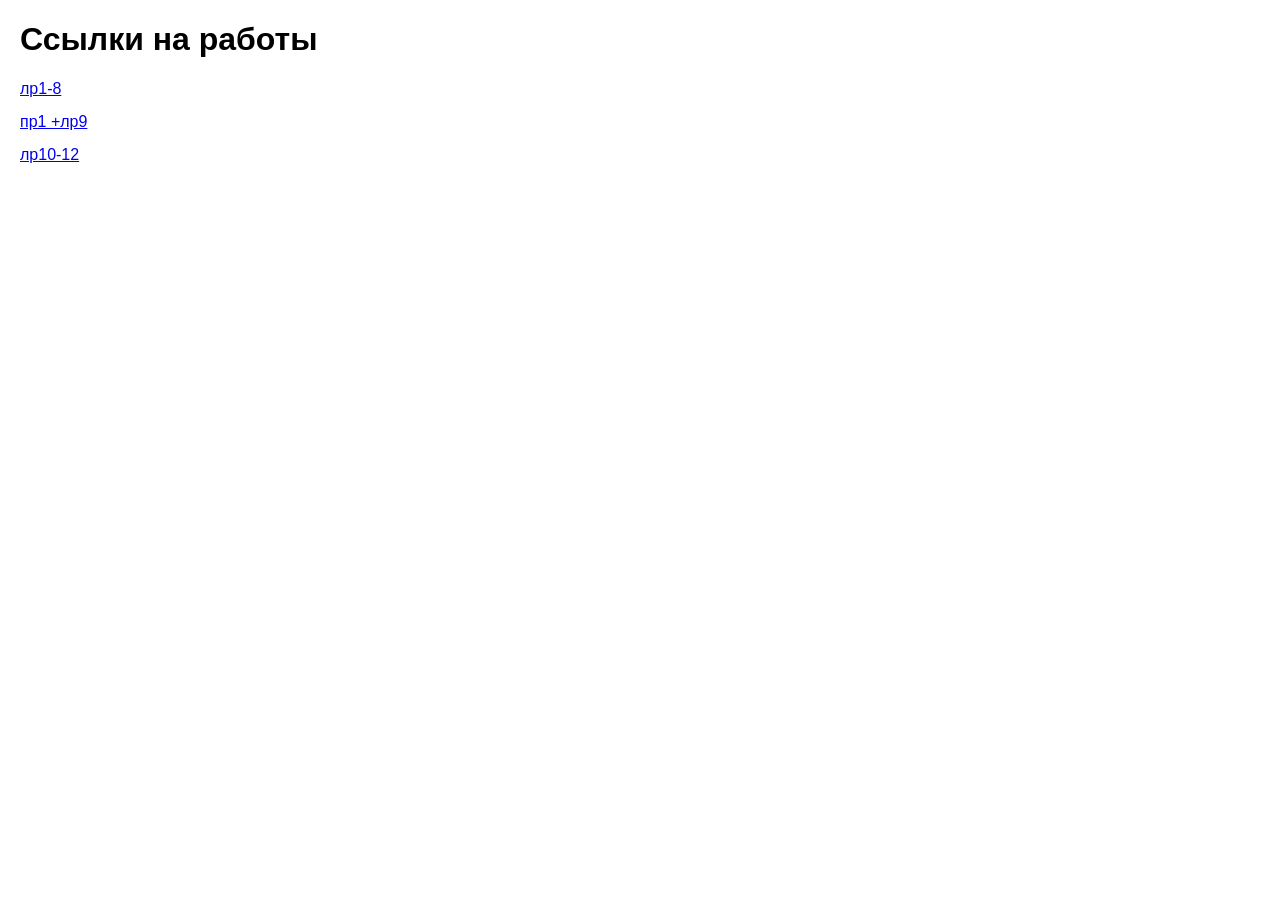
<file: index.html>
<!DOCTYPE html>
<html lang="ru">
<head>
    <meta charset="UTF-8">
    <meta name="viewport" content="width=device-width, initial-scale=1.0">
    <title>Ссылки на работы</title>
    <style>
        body {
            font-family: Arial, sans-serif;
            margin: 20px;
        }
        .link-container {
            margin-bottom: 15px;
        }
    </style>
</head>
<body>

    <h1>Ссылки на работы</h1>

    <div class="link-container">
        <a href="z4.html">лр1-8</a>
    </div>
    
    <div class="link-container">
        <a href="index1.html">пр1 +лр9</a>
    </div>

    <div class="link-container">
        <a href="lr1012.html">лр10-12</a>
    </div>
</body>
</html>
</file>
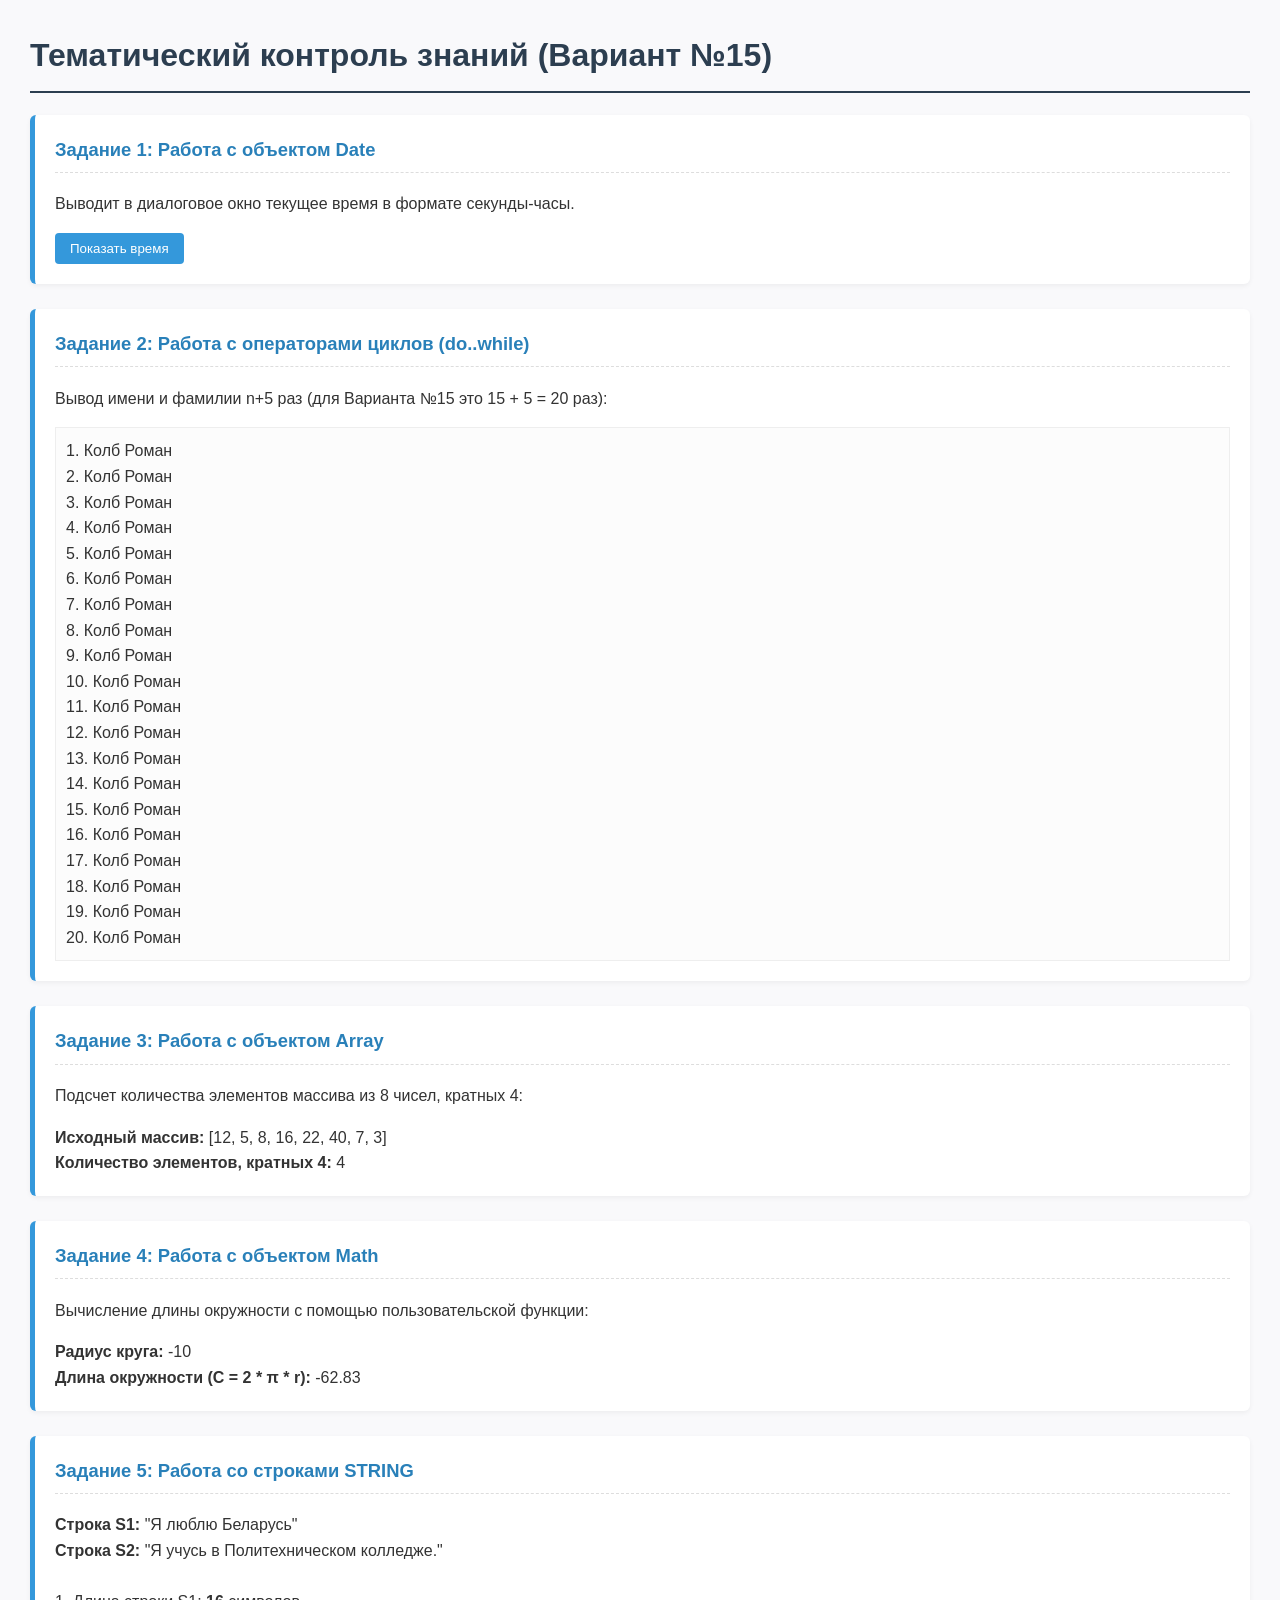
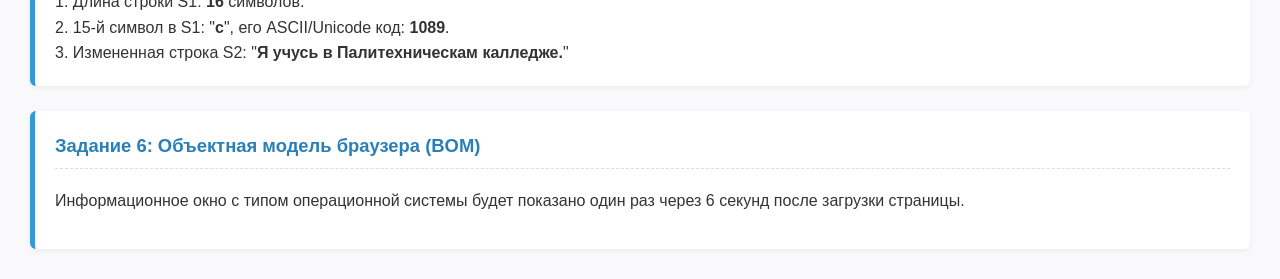
<file: lr1012.html>
<!DOCTYPE html>
<html lang="ru">
<head>
    <meta charset="UTF-8">
    <title>Тематический контроль знаний15</title>
    
    <!-- Подключение внешнего файла стилей CSS -->
    <link rel="stylesheet" href="style1012.css">
    
    <!-- Скрипты, размещаемые в HEAD -->
    <script>
        // ЗАДАНИЕ 1
        function showTime() {
            const now = new Date();
            const seconds = String(now.getSeconds()).padStart(2, '0');
            const hours = String(now.getHours()).padStart(2, '0');
            alert("Секунды-часы: " + seconds + "-" + hours);
        }

        // ЗАДАНИЕ 4
        function calculateCircumference(radius) {
            return 2 * Math.PI * radius;
        }

        // ЗАДАНИЕ 6
        setTimeout(function() {
            const userAgent = window.navigator.userAgent;
            const platform = window.navigator.platform;
            let os = "Неизвестная ОС";

            if (platform.indexOf('Win') !== -1) os = "Windows";
            else if (platform.indexOf('Mac') !== -1) os = "Mac OS";
            else if (platform.indexOf('Linux') !== -1) os = "Linux";
            else if (/Android/.test(userAgent)) os = "Android";
            else if (/iPhone|iPad|iPod/.test(userAgent)) os = "iOS";

            alert("Информация об операционной системе клиента: " + os + "\nuserAgent: " + userAgent);
        }, 6000);
    </script>
</head>
<body>

    <h1>Тематический контроль знаний (Вариант №15)</h1>

    <!-- БЛОК ЗАДАНИЯ 1 -->
    <div class="task-block">
        <h3 class="task-title">Задание 1: Работа с объектом Date</h3>
        <p>Выводит в диалоговое окно текущее время в формате секунды-часы.</p>
        <button onclick="showTime()">Показать время</button>
    </div>

    <!-- БЛОК ЗАДАНИЯ 2 -->
    <div class="task-block">
        <h3 class="task-title">Задание 2: Работа с операторами циклов (do..while)</h3>
        <p>Вывод имени и фамилии n+5 раз (для Варианта №15 это 15 + 5 = 20 раз):</p>
        <div style="background: #fcfcfc; padding: 10px; border: 1px solid #eee;">
            <script>
                const lastName = "Колб";
                const firstName = "Роман";
                const n = 15;
                const repetitions = n + 5; 
                
                let i = 0;
                do {
                    document.write((i + 1) + ". " + lastName + " " + firstName + "<br>");
                    i++;
                } while (i < repetitions);
            </script>
        </div>
    </div>

    <!-- БЛОК ЗАДАНИЯ 3 -->
    <div class="task-block">
        <h3 class="task-title">Задание 3: Работа с объектом Array</h3>
        <p>Подсчет количества элементов массива из 8 чисел, кратных 4:</p>
        <script>
            const arr = [12, 5, 8, 16, 22, 40, 7, 3];
            let count = 0;
            for (let j = 0; j < arr.length; j++) {
                if (arr[j] % 4 === 0) {
                    count++;
                }
            }
            document.write("<strong>Исходный массив:</strong> [" + arr.join(", ") + "]<br>");
            document.write("<strong>Количество элементов, кратных 4:</strong> " + count);
        </script>
    </div>

    <!-- БЛОК ЗАДАНИЯ 4 -->
    <div class="task-block">
        <h3 class="task-title">Задание 4: Работа с объектом Math</h3>
        <p>Вычисление длины окружности с помощью пользовательской функции:</p>
        <script>
            const radius = -10;
            const circumference = calculateCircumference(radius);
            document.write("<strong>Радиус круга:</strong> " + radius + "<br>");
            document.write("<strong>Длина окружности (C = 2 * π * r):</strong> " + circumference.toFixed(2));
        </script>
    </div>

    <!-- БЛОК ЗАДАНИЯ 5 -->
    <div class="task-block">
        <h3 class="task-title">Задание 5: Работа со строками STRING</h3>
        <script>
            const S1 = "Я люблю Беларусь";
            const S2 = "Я учусь в Политехническом колледже.";
            const variant = 15;
            
            const s1Length = S1.length;
            const targetChar = S1.charAt(variant - 1); 
            const charCode = targetChar.charCodeAt(0);
            const modifiedS2 = S2.replace(/о/g, "а");
            
            document.write("<strong>Строка S1:</strong> \"" + S1 + "\"<br>");
            document.write("<strong>Строка S2:</strong> \"" + S2 + "\"<br><br>");
            document.write("1. Длина строки S1: <strong>" + s1Length + "</strong> символов.<br>");
            document.write("2. " + variant + "-й символ в S1: \"<strong>" + targetChar + "</strong>\", его ASCII/Unicode код: <strong>" + charCode + "</strong>.<br>");
            document.write("3. Измененная строка S2: \"<strong>" + modifiedS2 + "</strong>\"");
        </script>
    </div>

    <!-- БЛОК ЗАДАНИЯ 6 -->
    <div class="task-block">
        <h3 class="task-title">Задание 6: Объектная модель браузера (BOM)</h3>
        <p>Информационное окно с типом операционной системы будет показано один раз через 6 секунд после загрузки страницы.</p>
    </div>

</body>
</html>
</file>
<file: style1012.css>
body {
    font-family: Arial, sans-serif;
    margin: 30px;
    background-color: #f9f9fb;
    color: #333;
    line-height: 1.6;
}
h1 {
    color: #2c3e50;
    border-bottom: 2px solid #2c3e50;
    padding-bottom: 10px;
}
.task-block {
    background: #fff;
    padding: 20px;
    margin-bottom: 25px;
    border-radius: 6px;
    box-shadow: 0 2px 5px rgba(0,0,0,0.05);
    border-left: 5px solid #3498db;
}
.task-title {
    margin-top: 0;
    color: #2980b9;
    font-size: 1.15em;
    border-bottom: 1px dashed #ddd;
    padding-bottom: 8px;
}
button {
    padding: 8px 15px;
    background-color: #3498db;
    color: white;
    border: none;
    border-radius: 4px;
    cursor: pointer;
}
button:hover {
    background-color: #2980b9;
}
</file>
